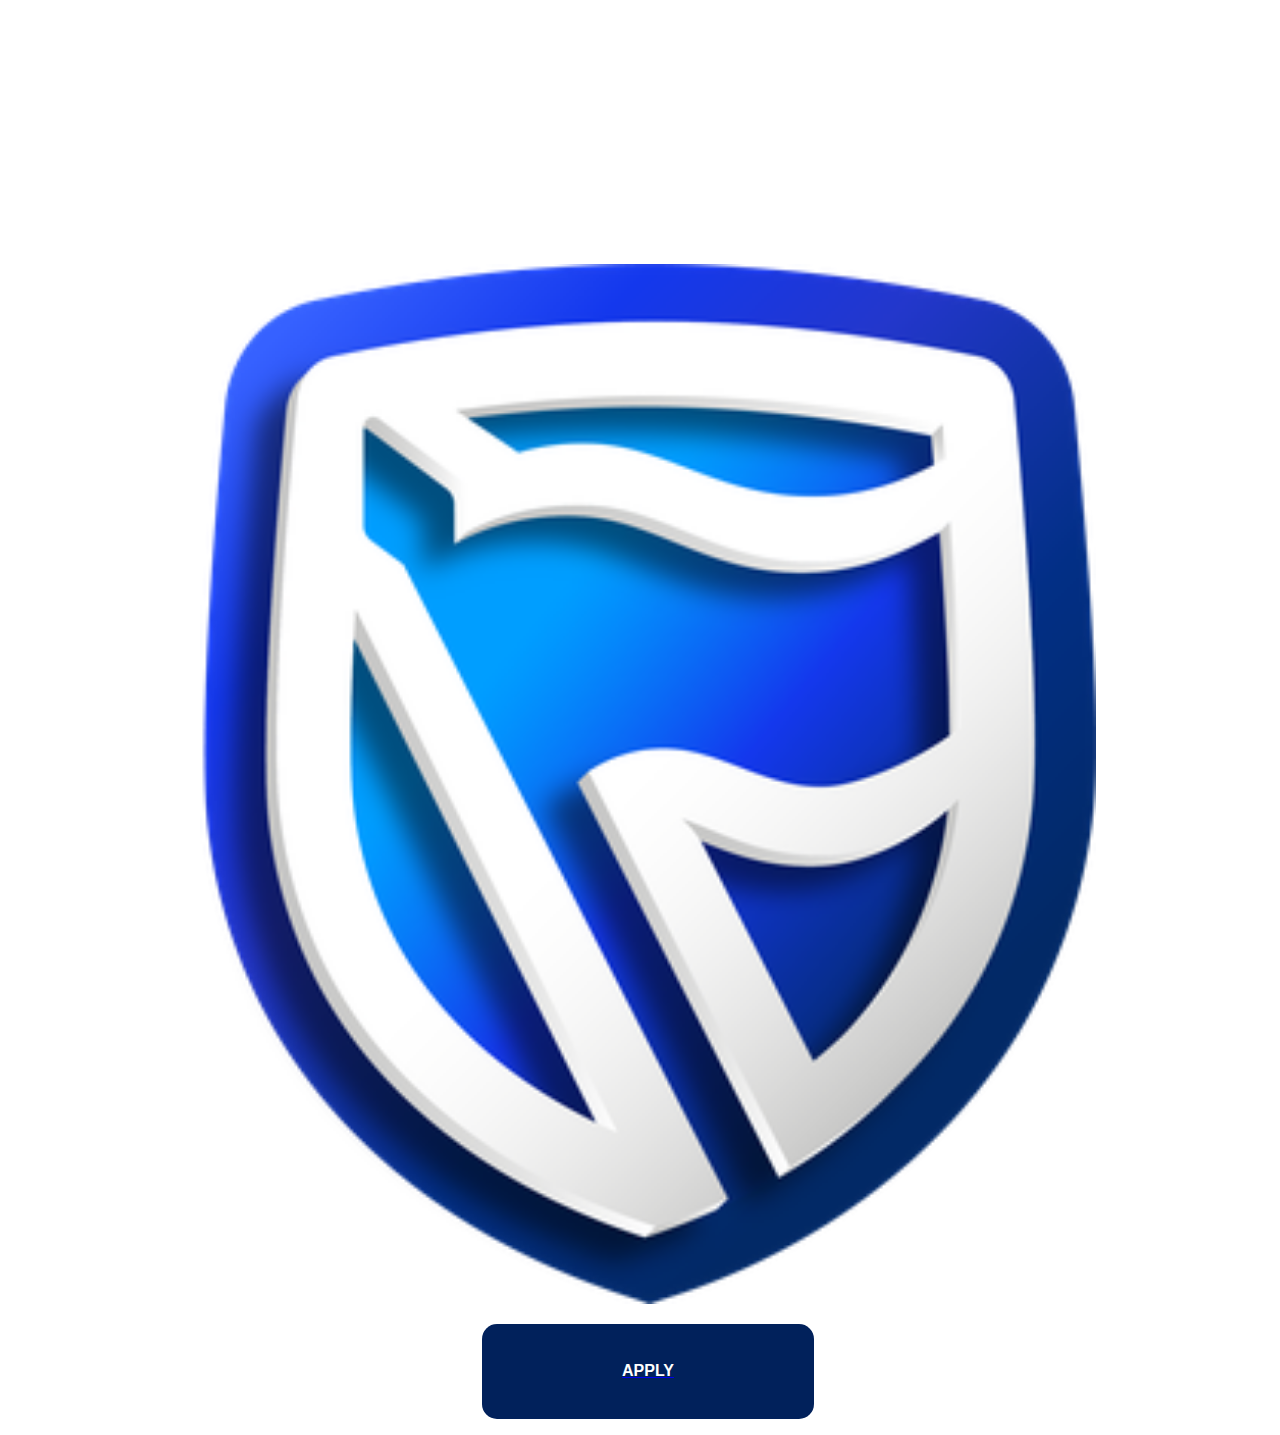
<file: index.html>
<!DOCTYPE html>
<html lang="en">
<head>
    <link rel="stylesheet" href="index1.css">
    <meta charset="UTF-8">
    <meta http-equiv="X-UA-Compatible" content="IE=edge">
    <meta name="viewport" content="width=device-width, initial-scale=1.0">
    <title>Apply</title>
</head>
<body>
    <div>
        <img id="img1" src="./Standard.png" alt="">
    </div>
    
    <a href="./index1.html"><p id="apply">APPLY</p></a>
    <!-- <script>
        let apply = document.getElementById('apply')
        apply.addEventListener('click', ()=>{

            window.location.href="https://workbasehq.github.io/standard-application/"
        })
    </script> -->
</body>
</html>
</file>
<file: index1.css>
body{
    width: 100%;
    /* overflow: hidden; */
}
div{
    width: 100%;
}
img{
    width: 70%;
    margin-left: 15%;
    margin-top: 20%;
}
#apply{
    font-size: 100%;
    font-family:'Gill Sans', 'Gill Sans MT', Calibri, 'Trebuchet MS', sans-serif;
    font-weight: bold;
    width: 20%;
    margin-left: 37%;
    text-align: center;
    border-radius: 15px;
    color: white;
    background-color: rgb(1, 33, 91);
    padding: 3%;
}
#apply:hover{
    font-weight: bold;
    background-color: rgb(105, 214, 244);
    color: black;
}
</file>
